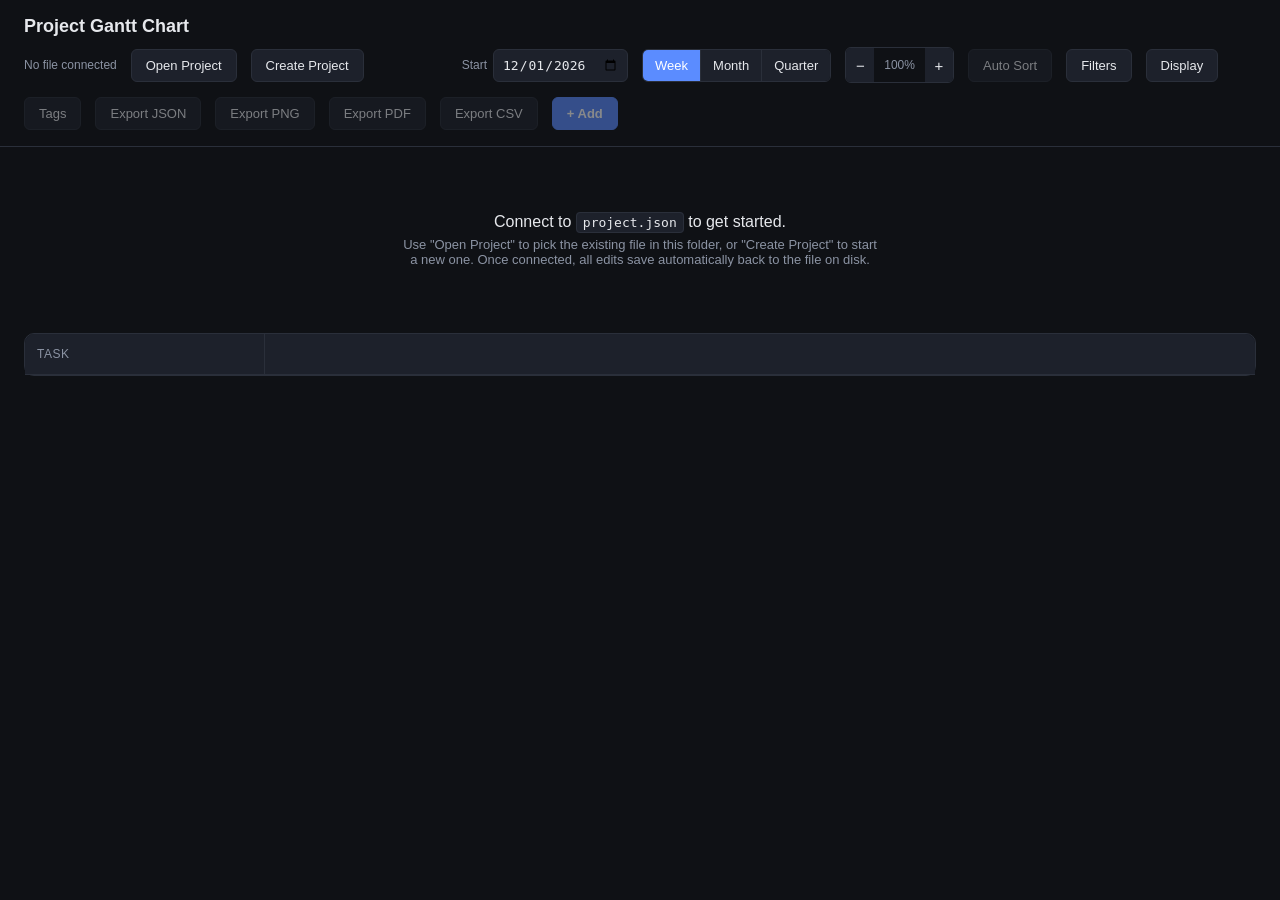
<file: index.html>
<!doctype html>
<html lang="en">
<head>
<meta charset="UTF-8" />
<meta name="viewport" content="width=device-width, initial-scale=1.0" />
<title>Project Gantt Chart</title>
<link rel="icon" type="image/svg+xml" href="favicon.svg">
<link rel="stylesheet" href="style.css" />
</head>
<body>
  <header class="topbar">
    <h1 id="page-title">Project Gantt Chart</h1>
    <div class="topbar-actions">
      <span id="file-status" class="file-status">No file connected</span>
      <button id="open-file-btn" class="btn">Open Project</button>
      <button id="new-file-btn" class="btn">Create Project</button>
      <span id="save-status" class="save-status"></span>
      <div class="timeline-start-group" role="group" aria-label="Timeline start date">
        <label for="timeline-start-input">Start</label>
        <input type="date" id="timeline-start-input" class="timeline-start-input" title="Tasks starting before this date are clipped to show only their remaining duration; tasks that end before this date are hidden" />
      </div>
      <div class="view-toggle" role="group" aria-label="Timeline view">
        <button type="button" class="view-btn" data-view="week">Week</button>
        <button type="button" class="view-btn" data-view="month">Month</button>
        <button type="button" class="view-btn" data-view="quarter">Quarter</button>
      </div>
      <div class="zoom-toggle" role="group" aria-label="Timeline zoom">
        <button type="button" id="zoom-out-btn" class="zoom-btn" title="Zoom out">−</button>
        <span id="zoom-level" class="zoom-level">100%</span>
        <button type="button" id="zoom-in-btn" class="zoom-btn" title="Zoom in">+</button>
      </div>
      <button id="autosort-btn" class="btn" disabled>Auto Sort</button>
      <button id="filter-btn" class="btn" title="Filter which task bars are shown, by tag and color">Filters</button>
      <button id="display-btn" class="btn" title="Change label, density, and theme display options">Display</button>
      <button id="tags-btn" class="btn" disabled title="Add, rename, or remove tag options">Tags</button>

      <button id="cleanup-btn" class="btn" disabled hidden title="Find tasks that have already finished and remove them">Data Clean Up</button>
      <button id="backup-data-btn" class="btn" disabled title="Download a backup copy of the project JSON file">Export JSON</button>
      <button id="export-png-btn" class="btn" disabled>Export PNG</button>
      <button id="export-pdf-btn" class="btn" disabled>Export PDF</button>
      <button id="export-csv-btn" class="btn" disabled>Export CSV</button>
      <button id="add-task-btn" class="btn btn-primary" disabled>+ Add</button>
    </div>
  </header>

  <div id="unsupported-banner" class="banner" hidden>
    Your browser doesn't support direct file access (File System Access API). Please open this
    page in a Chromium-based browser like Edge or Chrome to enable live saving to project.json.
  </div>

  <main class="gantt-wrap">
    <div id="empty-state" class="empty-state">
      <p>Connect to <code>project.json</code> to get started.</p>
      <p class="muted">Use "Open Project" to pick the existing file in this folder, or "Create Project" to start a new one. Once connected, all edits save automatically back to the file on disk.</p>
    </div>
    <div id="gantt" class="gantt" hidden>
      <div class="gantt-header-row">
        <div class="label-col label-col-header">
          Task
          <div id="label-col-resize-handle" class="col-resize-handle" title="Drag to resize the Task column"></div>
        </div>
        <div id="sprint-header" class="timeline-track timeline-header"></div>
      </div>
      <div id="task-rows" class="task-rows"></div>
      <div id="today-line" class="today-line" hidden></div>
    </div>
  </main>

  <dialog id="edit-dialog" class="edit-dialog">
    <form id="edit-form">
      <h2>Edit Task</h2>
      <label>Name
        <input type="text" id="edit-name" />
      </label>
      <label>Start date (snaps to the start of the week)
        <input type="date" id="edit-start" />
      </label>
      <label>Duration (weeks)
        <input type="number" id="edit-duration" min="1" step="1" />
      </label>
      <label>Tag
        <select id="edit-tag">
          <option value="">—</option>
        </select>
      </label>
      <label>Phase
        <select id="edit-phase">
          <option value="Not Started">Not Started</option>
          <option value="Discovery">Discovery</option>
          <option value="Build">Build</option>
          <option value="Test">Test</option>
          <option value="Complete">Complete</option>
        </select>
      </label>
      <label>Bar color
        <input type="color" id="edit-color" />
      </label>
      <div id="edit-color-presets" class="color-presets"></div>
      <div class="edit-dialog-actions">
        <button type="button" id="edit-cancel-btn" class="btn">Cancel</button>
        <button type="submit" class="btn btn-primary">Save</button>
      </div>
    </form>
  </dialog>

  <dialog id="display-dialog" class="edit-dialog display-dialog">
    <h2>Display</h2>
    <div class="display-group">
      <span class="display-group-label">Label</span>
      <div class="view-toggle" role="group" aria-label="Task bar label">
        <button type="button" class="view-btn" data-group="label" data-value="off">Off</button>
        <button type="button" class="view-btn" data-group="label" data-value="weeks">Weeks</button>
        <button type="button" class="view-btn" data-group="label" data-value="dates">Dates</button>
      </div>
    </div>
    <div class="display-group">
      <span class="display-group-label">Density</span>
      <div class="view-toggle" role="group" aria-label="Row density">
        <button type="button" class="view-btn" data-group="density" data-value="narrow">Narrow</button>
        <button type="button" class="view-btn" data-group="density" data-value="normal">Normal</button>
        <button type="button" class="view-btn" data-group="density" data-value="wide">Wide</button>
      </div>
    </div>
    <div class="display-group">
      <span class="display-group-label">Theme</span>
      <div class="view-toggle" role="group" aria-label="Color theme">
        <button type="button" class="view-btn" data-group="theme" data-value="dark">Dark</button>
        <button type="button" class="view-btn" data-group="theme" data-value="light">Light</button>
      </div>
    </div>
    <div class="edit-dialog-actions">
      <button type="button" id="display-close-btn" class="btn">Close</button>
    </div>
  </dialog>

  <dialog id="filter-dialog" class="edit-dialog filter-dialog">
    <h2>Filter</h2>
    <p class="filter-hint">Show tasks matching the selected tag, phase, and color. Nothing selected in a group shows all.</p>
    <div class="filter-groups">
      <div class="filter-group">
        <span class="display-group-label">Tag</span>
        <div id="filter-tag-list" class="filter-tag-list"></div>
      </div>
      <div class="filter-group">
        <span class="display-group-label">Phase</span>
        <div id="filter-phase-list" class="filter-tag-list"></div>
      </div>
      <div class="filter-group">
        <span class="display-group-label">Color</span>
        <div id="filter-color-list" class="filter-color-list"></div>
      </div>
    </div>
    <div class="edit-dialog-actions">
      <button type="button" id="filter-clear-btn" class="btn">Clear</button>
      <button type="button" id="filter-close-btn" class="btn btn-primary">Close</button>
    </div>
  </dialog>

  <dialog id="tags-dialog" class="edit-dialog tags-dialog">
    <h2>Manage Tags</h2>
    <p class="filter-hint">Renaming updates every task using the old name. Deleting clears the tag from any tasks that use it.</p>
    <ul id="tags-list" class="tags-list"></ul>
    <form id="tags-add-form" class="tags-add-form">
      <input type="text" id="tags-add-input" placeholder="New tag name" maxlength="60" />
      <button type="submit" class="btn">Add</button>
    </form>
    <div class="edit-dialog-actions">
      <button type="button" id="tags-close-btn" class="btn btn-primary">Close</button>
    </div>
  </dialog>

  <dialog id="cleanup-dialog" class="edit-dialog cleanup-dialog">
    <h2>Data Clean Up</h2>
    <p class="cleanup-warning"><strong>Don't forget to take a back up!</strong></p>
    <p id="cleanup-hint" class="filter-hint">These tasks have already finished. Remove them?</p>
    <ul id="cleanup-task-list" class="cleanup-task-list"></ul>
    <div class="edit-dialog-actions">
      <button type="button" id="cleanup-cancel-btn" class="btn">Cancel</button>
      <button type="button" id="cleanup-ok-btn" class="btn btn-primary">OK</button>
    </div>
  </dialog>

  <script src="app.js"></script>
</body>
</html>
</file>
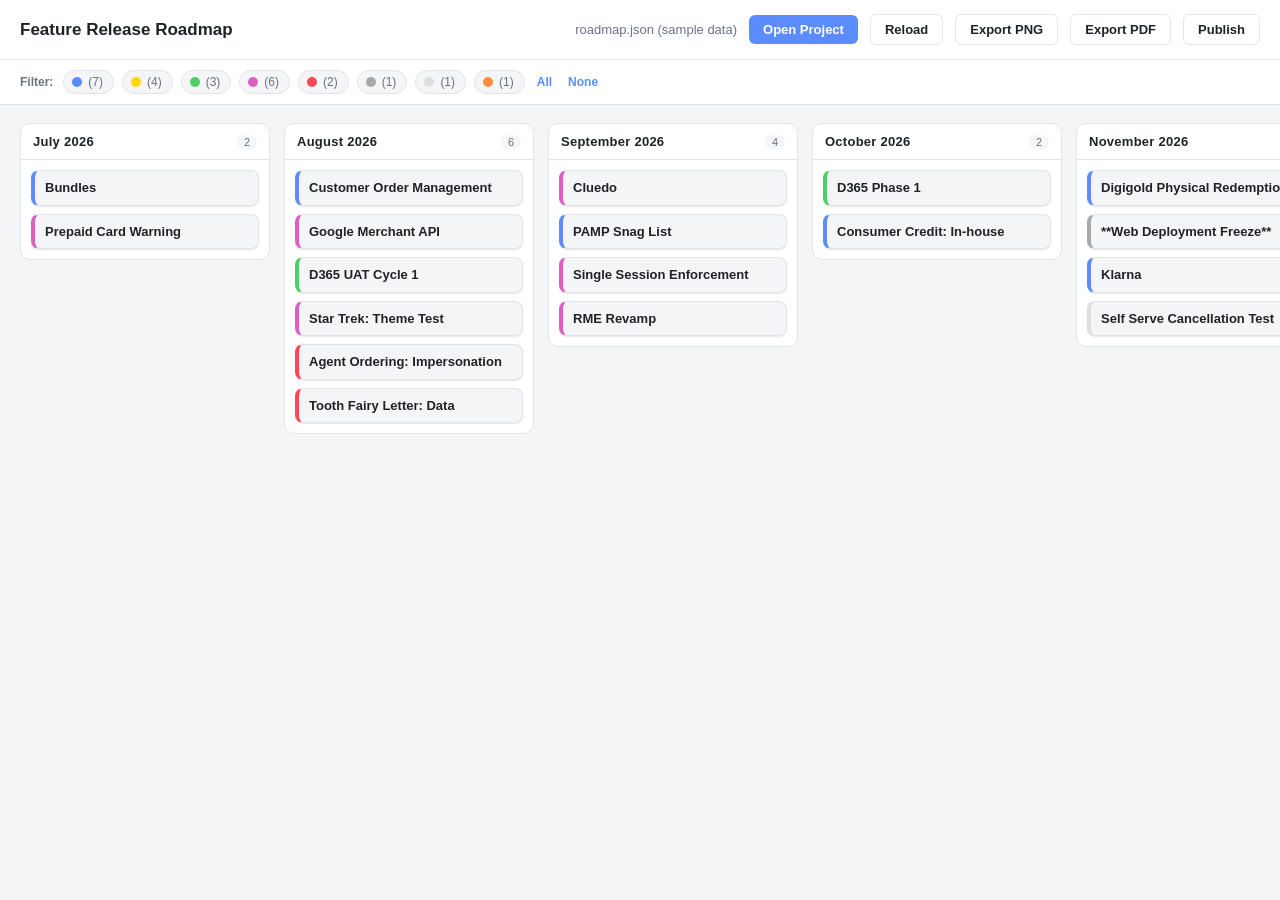
<file: releases.html>
<!doctype html>
<html lang="en">
<head>
<meta charset="UTF-8">
<meta name="viewport" content="width=device-width, initial-scale=1.0">
<title>Feature Releases Roadmap</title>
<link rel="icon" type="image/svg+xml" href="releases-favicon.svg">
<style>
  :root {
    color-scheme: light dark;
    --bg: #f4f5f7;
    --panel: #ffffff;
    --border: #e1e4e8;
    --text: #1f2328;
    --text-muted: #6b7280;
    --accent: #5b8cff;
    --accent-fg: #ffffff;
    --shadow: 0 1px 2px rgba(0,0,0,0.06), 0 1px 1px rgba(0,0,0,0.04);
    --empty-col-bg: repeating-linear-gradient(45deg, rgba(0,0,0,0.02), rgba(0,0,0,0.02) 8px, transparent 8px, transparent 16px);
  }
  @media (prefers-color-scheme: dark) {
    :root {
      --bg: #14161a;
      --panel: #1d2026;
      --border: #2c3038;
      --text: #e6e8eb;
      --text-muted: #9aa1ac;
      --shadow: 0 1px 2px rgba(0,0,0,0.4), 0 1px 1px rgba(0,0,0,0.3);
      --empty-col-bg: repeating-linear-gradient(45deg, rgba(255,255,255,0.03), rgba(255,255,255,0.03) 8px, transparent 8px, transparent 16px);
    }
  }

  * { box-sizing: border-box; }
  html, body { height: 100%; margin: 0; }
  body {
    background: var(--bg);
    color: var(--text);
    font-family: -apple-system, BlinkMacSystemFont, "Segoe UI", Roboto, Helvetica, Arial, sans-serif;
    display: flex;
    flex-direction: column;
  }

  header {
    display: flex;
    align-items: center;
    gap: 12px;
    padding: 14px 20px;
    background: var(--panel);
    border-bottom: 1px solid var(--border);
    flex-wrap: wrap;
  }
  header h1 {
    font-size: 17px;
    font-weight: 600;
    margin: 0;
    margin-right: auto;
  }
  .file-info {
    font-size: 13px;
    color: var(--text-muted);
    max-width: 320px;
    overflow: hidden;
    text-overflow: ellipsis;
    white-space: nowrap;
  }
  .btn {
    display: inline-flex;
    align-items: center;
    gap: 6px;
    background: var(--accent);
    color: var(--accent-fg);
    border: none;
    border-radius: 6px;
    padding: 8px 14px;
    font-size: 13px;
    font-weight: 600;
    cursor: pointer;
    line-height: 1;
  }
  .btn:hover { filter: brightness(1.08); }
  .btn:active { filter: brightness(0.95); }
  .btn.secondary {
    background: var(--panel);
    color: var(--text);
    border: 1px solid var(--border);
  }
  input[type="file"] { display: none; }

  #error-banner {
    display: none;
    background: #ff4853;
    color: #fff;
    padding: 10px 20px;
    font-size: 13px;
  }

  #filter-bar {
    display: flex;
    align-items: center;
    flex-wrap: wrap;
    gap: 8px;
    padding: 10px 20px;
    background: var(--panel);
    border-bottom: 1px solid var(--border);
  }
  #filter-bar .filter-label {
    font-size: 12px;
    font-weight: 600;
    color: var(--text-muted);
    margin-right: 2px;
  }
  .chip {
    display: inline-flex;
    align-items: center;
    gap: 6px;
    border: 1px solid var(--border);
    background: var(--bg);
    border-radius: 999px;
    padding: 4px 10px 4px 8px;
    font-size: 12px;
    cursor: pointer;
    color: var(--text);
    user-select: none;
  }
  .chip .swatch {
    width: 10px;
    height: 10px;
    border-radius: 50%;
    background: var(--swatch-color, #8a8f98);
    flex-shrink: 0;
  }
  .chip .count { color: var(--text-muted); }
  .chip.inactive {
    opacity: 0.4;
  }
  .chip.inactive .swatch { filter: grayscale(0.6); }
  .chip-action {
    font-size: 12px;
    color: var(--accent);
    cursor: pointer;
    background: none;
    border: none;
    padding: 4px 4px;
    font-weight: 600;
  }
  .chip-action:hover { text-decoration: underline; }

  main {
    flex: 1;
    overflow: auto;
    padding: 18px 20px;
  }

  #board {
    display: flex;
    gap: 14px;
    align-items: flex-start;
    min-height: 100%;
  }

  .column {
    flex: 0 0 250px;
    width: 250px;
    background: var(--panel);
    border: 1px solid var(--border);
    border-radius: 10px;
    display: flex;
    flex-direction: column;
    max-height: calc(100vh - 100px);
  }
  .column.is-empty { background: var(--empty-col-bg), var(--panel); }

  .column-header {
    position: sticky;
    top: 0;
    padding: 10px 12px;
    border-bottom: 1px solid var(--border);
    display: flex;
    align-items: baseline;
    justify-content: space-between;
    background: var(--panel);
    border-radius: 10px 10px 0 0;
  }
  .column-header .month {
    font-size: 13px;
    font-weight: 700;
    letter-spacing: 0.02em;
  }
  .column-header .count {
    font-size: 11px;
    color: var(--text-muted);
    background: var(--bg);
    border-radius: 10px;
    padding: 1px 7px;
  }

  .card-list {
    padding: 10px;
    display: flex;
    flex-direction: column;
    gap: 8px;
    overflow-y: auto;
  }

  .card {
    background: var(--bg);
    border-radius: 8px;
    border: 1px solid var(--border);
    border-left: 4px solid var(--card-color, #8a8f98);
    padding: 8px 10px;
    box-shadow: var(--shadow);
  }
  .card .name {
    font-size: 13px;
    font-weight: 600;
    line-height: 1.35;
    word-break: break-word;
  }

  .empty-note {
    padding: 20px 10px;
    text-align: center;
    font-size: 12px;
    color: var(--text-muted);
  }

  #empty-state {
    display: none;
    text-align: center;
    color: var(--text-muted);
    margin-top: 60px;
    font-size: 14px;
  }

  @media print {
    @page { size: landscape; margin: 12mm; }
    header, #filter-bar, #error-banner { display: none !important; }
    body { display: block; }
    main { overflow: visible; padding: 0; }
    #board { display: flex; flex-wrap: wrap; }
    .column { max-height: none !important; break-inside: avoid; }
    .card-list { overflow: visible !important; max-height: none !important; }
  }
</style>
</head>
<body>

<header>
  <h1>Feature Release Roadmap</h1>
  <span class="file-info" id="file-info">roadmap.json (sample data)</span>
  <button class="btn" id="open-project-btn">Open Project</button>
  <input type="file" id="file-input" accept=".json,application/json">
  <button class="btn secondary" id="reload-btn">Reload</button>
  <button class="btn secondary" id="export-png-btn">Export PNG</button>
  <button class="btn secondary" id="export-pdf-btn">Export PDF</button>
  <button class="btn secondary" id="publish-btn">Publish</button>
</header>

<div id="error-banner"></div>

<div id="filter-bar"></div>

<main>
  <div id="board"></div>
  <div id="empty-state">No milestones loaded. Click "Open Project" to load a JSON file.</div>
</main>

<script>
const DEFAULT_DATA = [
  { "id": "1", "name": "Bundles", "startDate": "2026-04-20", "durationWeeks": 14, "order": 0, "color": "#5b8cff", "tag": "Sales" },
  { "id": "tyo0c0kxmmr8ua0qk", "name": "DMCCA", "startDate": "2026-05-11", "durationWeeks": 33, "order": 1, "color": "#ffd505", "tag": "" },
  { "id": "4", "name": "Customer Order Management", "startDate": "2026-05-18", "durationWeeks": 12, "order": 2, "color": "#5b8cff", "tag": "Fulfilment" },
  { "id": "tmtsot40smr8wvm0b", "name": "D365 Phase 1", "startDate": "2026-05-18", "durationWeeks": 23, "order": 3, "color": "#4fce65", "tag": "" },
  { "id": "tpkclj0j0mr97xy54", "name": "BAU / Customer First", "startDate": "2026-05-18", "durationWeeks": 32, "order": 4, "color": "#ffd505", "tag": "" },
  { "id": "t5shxwk8gmr9870nw", "name": "Digigold Physical Redemption", "startDate": "2026-05-25", "durationWeeks": 26, "order": 5, "color": "#5b8cff", "tag": "Payment" },
  { "id": "t61ka2x3fmr7tdvy8", "name": "Self Serve Address Change", "startDate": "2026-05-25", "durationWeeks": 28, "order": 6, "color": "#5b8cff", "tag": "" },
  { "id": "ts6hi9136mr97uc44", "name": "Prepaid Card Warning", "startDate": "2026-06-01", "durationWeeks": 7, "order": 7, "color": "#dc60c3", "tag": "" },
  { "id": "3", "name": "Google Merchant API", "startDate": "2026-06-29", "durationWeeks": 6, "order": 8, "color": "#dc60c3", "tag": "" },
  { "id": "tg9dxpou8mr8ww61n", "name": "D365 UAT Cycle 1", "startDate": "2026-06-29", "durationWeeks": 7, "order": 9, "color": "#4fce65", "tag": "" },
  { "id": "2", "name": "Cluedo", "startDate": "2026-06-29", "durationWeeks": 11, "order": 10, "color": "#dc60c3", "tag": "" },
  { "id": "6", "name": "PAMP Snag List", "startDate": "2026-06-29", "durationWeeks": 11, "order": 11, "color": "#5b8cff", "tag": "" },
  { "id": "tb7478xuumr7tf5bk", "name": "Website Comms Framework", "startDate": "2026-06-29", "durationWeeks": 26, "order": 12, "color": "#ffd505", "tag": "" },
  { "id": "tabracvjimr7tdvrd", "name": "Star Trek: Theme Test", "startDate": "2026-07-06", "durationWeeks": 6, "order": 13, "color": "#dc60c3", "tag": "" },
  { "id": "tugl9ov78mr985wtr", "name": "Consumer Credit: In-house", "startDate": "2026-07-13", "durationWeeks": 13, "order": 14, "color": "#5b8cff", "tag": "" },
  { "id": "tvirp5l1nmrbqybng", "name": "Agent Ordering: Impersonation", "startDate": "2026-07-27", "durationWeeks": 2, "order": 15, "color": "#ff4853", "tag": "Self Serve" },
  { "id": "t6qugwwngmr7tdw6o", "name": "Single Session Enforcement", "startDate": "2026-07-27", "durationWeeks": 6, "order": 16, "color": "#dc60c3", "tag": "" },
  { "id": "tomlws21fmr8ubrxf", "name": "GEO/AEO", "startDate": "2026-07-27", "durationWeeks": 22, "order": 17, "color": "#ffd505", "tag": "" },
  { "id": "twn6b8eshmrbqvl8j", "name": "Tooth Fairy Letter: Data", "startDate": "2026-08-03", "durationWeeks": 4, "order": 18, "color": "#ff4853", "tag": "Technology" },
  { "id": "thuhp87f7mr7tdwr4", "name": "RME Revamp", "startDate": "2026-08-17", "durationWeeks": 5, "order": 19, "color": "#dc60c3", "tag": "" },
  { "id": "tkl05o1y9mr9846vo", "name": "**Web Deployment Freeze**", "startDate": "2026-09-07", "durationWeeks": 9, "order": 20, "color": "#a8a8a8", "tag": "" },
  { "id": "5", "name": "Klarna", "startDate": "2026-09-14", "durationWeeks": 8, "order": 21, "color": "#5b8cff", "tag": "" },
  { "id": "tbnkgsvcqmriyf85t", "name": "Self Serve Cancellation Test", "startDate": "2026-09-21", "durationWeeks": 6, "order": 22, "color": "#dedede", "tag": "" },
  { "id": "tif2woxs5mr997qk8", "name": "D365 Hypercare", "startDate": "2026-11-02", "durationWeeks": 7, "order": 23, "color": "#4fce65", "tag": "" },
  { "id": "tczdkwtcomr830ylv", "name": "Wallet Repatriation", "startDate": "2026-12-21", "durationWeeks": 1, "order": 24, "color": "#ff8b3e", "tag": "" }
];

const MONTH_NAMES = ["January","February","March","April","May","June",
                      "July","August","September","October","November","December"];

function parseJSONData(text) {
  let data;
  try {
    data = JSON.parse(text);
  } catch (err) {
    throw new Error(`Invalid JSON: ${err.message}`);
  }
  // The Gantt editor stores project files as { tags, tasks } rather
  // than a bare array; unwrap that here so both formats open in this viewer.
  if (data && !Array.isArray(data) && Array.isArray(data.tasks)) data = data.tasks;
  if (!Array.isArray(data)) throw new Error("Expected a JSON array of milestones.");
  return data;
}

function parseMilestones(rawRows) {
  const required = ["name", "startDate", "durationWeeks"];
  if (!rawRows.length) throw new Error("The file has no data rows.");
  const headerSet = Object.keys(rawRows[0]);
  for (const col of required) {
    if (!headerSet.includes(col)) throw new Error(`Missing required field "${col}" in JSON data.`);
  }

  return rawRows.map((r, idx) => {
    const name = r.name || `(unnamed #${idx + 1})`;
    const start = new Date(r.startDate + "T00:00:00Z");
    if (isNaN(start.getTime())) throw new Error(`Invalid startDate "${r.startDate}" for "${name}".`);
    const weeks = Number(r.durationWeeks);
    if (isNaN(weeks)) throw new Error(`Invalid durationWeeks "${r.durationWeeks}" for "${name}".`);

    const finish = new Date(start.getTime());
    finish.setUTCDate(finish.getUTCDate() + weeks * 7);

    const color = typeof r.color === "string" ? r.color.trim() : "";
    const tag = typeof r.tag === "string" ? r.tag.trim() : "";

    return {
      id: r.id != null ? String(r.id) : String(idx),
      name,
      start,
      finish,
      durationWeeks: weeks,
      order: r.order === "" || r.order === undefined || r.order === null ? idx : Number(r.order),
      color: color || null,
      tag: tag || null,
    };
  });
}

function monthKey(d) { return `${d.getUTCFullYear()}-${String(d.getUTCMonth() + 1).padStart(2, "0")}`; }
function monthLabel(y, m) { return `${MONTH_NAMES[m]} ${y}`; }
function fmtDate(d) {
  return `${d.getUTCDate()} ${MONTH_NAMES[d.getUTCMonth()].slice(0,3)} ${d.getUTCFullYear()}`;
}

let currentMilestones = [];
let activeColors = new Set();

function getColorKey(ms) { return ms.color || "__none__"; }

function buildFilterBar(milestones) {
  const bar = document.getElementById("filter-bar");
  bar.innerHTML = "";
  if (!milestones.length) return;

  const counts = new Map();
  const order = [];
  for (const ms of milestones) {
    const key = getColorKey(ms);
    if (!counts.has(key)) { counts.set(key, 0); order.push(key); }
    counts.set(key, counts.get(key) + 1);
  }

  const label = document.createElement("span");
  label.className = "filter-label";
  label.textContent = "Filter:";
  bar.appendChild(label);

  for (const key of order) {
    const chip = document.createElement("div");
    chip.className = "chip" + (activeColors.has(key) ? "" : " inactive");
    if (key !== "__none__") chip.style.setProperty("--swatch-color", key);
    chip.innerHTML = `<span class="swatch"></span>${key === "__none__" ? `<span class="label">No color</span>` : ""}<span class="count">(${counts.get(key)})</span>`;
    chip.addEventListener("click", () => toggleColor(key));
    bar.appendChild(chip);
  }

  const allBtn = document.createElement("button");
  allBtn.className = "chip-action";
  allBtn.textContent = "All";
  allBtn.addEventListener("click", () => { activeColors = new Set(order); refresh(); });
  bar.appendChild(allBtn);

  const noneBtn = document.createElement("button");
  noneBtn.className = "chip-action";
  noneBtn.textContent = "None";
  noneBtn.addEventListener("click", () => { activeColors = new Set(); refresh(); });
  bar.appendChild(noneBtn);
}

function toggleColor(key) {
  if (activeColors.has(key)) activeColors.delete(key);
  else activeColors.add(key);
  refresh();
}

function refresh() {
  buildFilterBar(currentMilestones);
  const filtered = currentMilestones.filter(ms => activeColors.has(getColorKey(ms)));
  render(filtered, currentMilestones);
}

function buildMonthRange(milestones) {
  const keys = milestones.map(m => ({ y: m.finish.getUTCFullYear(), m: m.finish.getUTCMonth() }));
  let min = keys[0], max = keys[0];
  for (const k of keys) {
    if (k.y < min.y || (k.y === min.y && k.m < min.m)) min = k;
    if (k.y > max.y || (k.y === max.y && k.m > max.m)) max = k;
  }
  const months = [];
  let y = min.y, m = min.m;
  while (y < max.y || (y === max.y && m <= max.m)) {
    months.push({ y, m });
    m++; if (m > 11) { m = 0; y++; }
  }
  return months;
}

function render(milestones, allMilestones) {
  const board = document.getElementById("board");
  const emptyState = document.getElementById("empty-state");
  board.innerHTML = "";

  if (!allMilestones.length) {
    emptyState.textContent = "No milestones loaded. Click \"Open Project\" to load a JSON file.";
    emptyState.style.display = "block";
    return;
  }
  if (!milestones.length) {
    emptyState.textContent = "No milestones match the current filter.";
    emptyState.style.display = "block";
    return;
  }
  emptyState.style.display = "none";

  const months = buildMonthRange(allMilestones);
  const grouped = new Map();
  months.forEach(({ y, m }) => grouped.set(`${y}-${String(m + 1).padStart(2, "0")}`, []));
  milestones.forEach(ms => {
    const key = monthKey(ms.finish);
    if (!grouped.has(key)) grouped.set(key, []);
    grouped.get(key).push(ms);
  });

  for (const { y, m } of months) {
    const key = `${y}-${String(m + 1).padStart(2, "0")}`;
    const items = (grouped.get(key) || []).sort((a, b) => a.order - b.order);

    const col = document.createElement("div");
    col.className = "column" + (items.length === 0 ? " is-empty" : "");

    const header = document.createElement("div");
    header.className = "column-header";
    header.innerHTML = `<span class="month">${monthLabel(y, m)}</span><span class="count">${items.length}</span>`;
    col.appendChild(header);

    const list = document.createElement("div");
    list.className = "card-list";

    if (items.length === 0) {
      const note = document.createElement("div");
      note.className = "empty-note";
      note.textContent = "No milestones";
      list.appendChild(note);
    } else {
      for (const ms of items) {
        const card = document.createElement("div");
        card.className = "card";
        if (ms.color) card.style.setProperty("--card-color", ms.color);
        card.innerHTML = `<div class="name">${escapeHtml(ms.name)}</div>`;
        list.appendChild(card);
      }
    }

    col.appendChild(list);
    board.appendChild(col);
  }
}

function escapeHtml(s) {
  return s.replace(/[&<>"']/g, c => ({ "&":"&amp;", "<":"&lt;", ">":"&gt;", '"':"&quot;", "'":"&#39;" }[c]));
}

function showError(msg) {
  const banner = document.getElementById("error-banner");
  banner.textContent = msg;
  banner.style.display = msg ? "block" : "none";
}

let activeFileHandle = null;

function loadJSONText(text, label, persist = true) {
  try {
    const rows = parseJSONData(text);
    const milestones = parseMilestones(rows);
    currentMilestones = milestones;
    activeColors = new Set(milestones.map(getColorKey));
    refresh();
    showError("");
    document.getElementById("file-info").textContent = label;
    if (persist) {
      try {
        localStorage.setItem("milestones_last_json", text);
        localStorage.setItem("milestones_last_label", label);
      } catch (err) { /* localStorage unavailable, e.g. private browsing */ }
    }
  } catch (err) {
    showError(`Could not load file: ${err.message}`);
  }
}

async function openProject() {
  if (window.showOpenFilePicker) {
    try {
      const [handle] = await window.showOpenFilePicker({
        types: [{ description: "JSON files", accept: { "application/json": [".json"] } }],
      });
      const file = await handle.getFile();
      const text = await file.text();
      activeFileHandle = handle;
      loadJSONText(text, file.name);
    } catch (err) {
      if (err.name !== "AbortError") showError("Could not open file: " + err.message);
    }
  } else {
    document.getElementById("file-input").click();
  }
}

document.getElementById("open-project-btn").addEventListener("click", openProject);

document.getElementById("file-input").addEventListener("change", (e) => {
  const file = e.target.files[0];
  if (!file) return;
  activeFileHandle = null;
  const reader = new FileReader();
  reader.onload = () => loadJSONText(reader.result, file.name);
  reader.onerror = () => showError("Could not read the selected file.");
  reader.readAsText(file);
});

document.getElementById("reload-btn").addEventListener("click", async () => {
  if (activeFileHandle) {
    try {
      const file = await activeFileHandle.getFile();
      const text = await file.text();
      loadJSONText(text, file.name);
    } catch (err) {
      showError("Could not reload file: " + err.message);
    }
    return;
  }
  const text = localStorage.getItem("milestones_last_json");
  const label = localStorage.getItem("milestones_last_label");
  if (!text) { showError("No previously loaded file to reload."); return; }
  loadJSONText(text, label || "reloaded data");
});

function downloadBlob(blob, filename) {
  const url = URL.createObjectURL(blob);
  const a = document.createElement("a");
  a.href = url;
  a.download = filename;
  document.body.appendChild(a);
  a.click();
  a.remove();
  URL.revokeObjectURL(url);
}

function roundRectPath(ctx, x, y, w, h, r) {
  const rad = Math.max(0, Math.min(r, w / 2, h / 2));
  ctx.beginPath();
  ctx.moveTo(x + rad, y);
  ctx.arcTo(x + w, y, x + w, y + h, rad);
  ctx.arcTo(x + w, y + h, x, y + h, rad);
  ctx.arcTo(x, y + h, x, y, rad);
  ctx.arcTo(x, y, x + w, y, rad);
  ctx.closePath();
}

function wrapCanvasText(ctx, text, x, y, maxWidth, lineHeight) {
  const words = text.split(" ");
  let line = "";
  let curY = y;
  for (const word of words) {
    const test = line ? line + " " + word : word;
    if (line && ctx.measureText(test).width > maxWidth) {
      ctx.fillText(line, x, curY);
      line = word;
      curY += lineHeight;
    } else {
      line = test;
    }
  }
  if (line) ctx.fillText(line, x, curY);
  return curY + lineHeight;
}

function exportPNG() {
  const original = document.getElementById("board");
  if (!original.children.length) { showError("Nothing to export."); return; }
  showError("");

  const clone = original.cloneNode(true);
  clone.querySelectorAll(".column").forEach(col => { col.style.maxHeight = "none"; });
  clone.querySelectorAll(".card-list").forEach(list => { list.style.overflow = "visible"; list.style.maxHeight = "none"; });
  clone.querySelectorAll(".column-header").forEach(h => { h.style.position = "static"; });
  clone.style.display = "inline-flex";

  const wrapper = document.createElement("div");
  wrapper.style.position = "absolute";
  wrapper.style.top = "-99999px";
  wrapper.style.left = "-99999px";
  wrapper.appendChild(clone);
  document.body.appendChild(wrapper);

  try {
    const scale = 2;
    const boardRect = clone.getBoundingClientRect();
    const width = Math.ceil(boardRect.width);
    const height = Math.ceil(boardRect.height);
    const rel = el => {
      const r = el.getBoundingClientRect();
      return { x: r.left - boardRect.left, y: r.top - boardRect.top, w: r.width, h: r.height };
    };

    const canvas = document.createElement("canvas");
    canvas.width = width * scale;
    canvas.height = height * scale;
    const ctx = canvas.getContext("2d");
    ctx.scale(scale, scale);
    ctx.fillStyle = getComputedStyle(document.body).backgroundColor;
    ctx.fillRect(0, 0, width, height);
    ctx.textBaseline = "middle";

    for (const col of clone.querySelectorAll(".column")) {
      const cRect = rel(col);
      const colStyle = getComputedStyle(col);
      roundRectPath(ctx, cRect.x, cRect.y, cRect.w, cRect.h, 10);
      ctx.fillStyle = colStyle.backgroundColor;
      ctx.fill();
      ctx.strokeStyle = colStyle.borderColor;
      ctx.lineWidth = 1;
      ctx.stroke();

      const header = col.querySelector(".column-header");
      if (header) {
        const month = header.querySelector(".month");
        const count = header.querySelector(".count");
        if (month) {
          const mRect = rel(month);
          ctx.fillStyle = getComputedStyle(month).color;
          ctx.font = "700 13px -apple-system, BlinkMacSystemFont, 'Segoe UI', Roboto, sans-serif";
          ctx.textAlign = "left";
          ctx.fillText(month.textContent, mRect.x, mRect.y + mRect.h / 2);
        }
        if (count) {
          const cnRect = rel(count);
          const cnStyle = getComputedStyle(count);
          roundRectPath(ctx, cnRect.x, cnRect.y, cnRect.w, cnRect.h, cnRect.h / 2);
          ctx.fillStyle = cnStyle.backgroundColor;
          ctx.fill();
          ctx.fillStyle = cnStyle.color;
          ctx.font = "11px -apple-system, BlinkMacSystemFont, 'Segoe UI', Roboto, sans-serif";
          ctx.textAlign = "center";
          ctx.fillText(count.textContent, cnRect.x + cnRect.w / 2, cnRect.y + cnRect.h / 2);
          ctx.textAlign = "left";
        }
      }

      const emptyNote = col.querySelector(".empty-note");
      if (emptyNote) {
        const eRect = rel(emptyNote);
        ctx.fillStyle = getComputedStyle(emptyNote).color;
        ctx.font = "12px -apple-system, BlinkMacSystemFont, 'Segoe UI', Roboto, sans-serif";
        ctx.textAlign = "center";
        ctx.fillText(emptyNote.textContent, eRect.x + eRect.w / 2, eRect.y + eRect.h / 2);
        ctx.textAlign = "left";
      }

      for (const card of col.querySelectorAll(".card")) {
        const caRect = rel(card);
        const caStyle = getComputedStyle(card);
        roundRectPath(ctx, caRect.x, caRect.y, caRect.w, caRect.h, 8);
        ctx.fillStyle = caStyle.backgroundColor;
        ctx.fill();
        ctx.strokeStyle = caStyle.borderColor;
        ctx.lineWidth = 1;
        ctx.stroke();
        ctx.fillStyle = caStyle.borderLeftColor;
        ctx.fillRect(caRect.x, caRect.y, 4, caRect.h);

        const nameEl = card.querySelector(".name");
        if (nameEl) {
          const nRect = rel(nameEl);
          ctx.fillStyle = getComputedStyle(nameEl).color;
          ctx.font = "600 13px -apple-system, BlinkMacSystemFont, 'Segoe UI', Roboto, sans-serif";
          wrapCanvasText(ctx, nameEl.textContent, nRect.x, nRect.y + 8, nRect.w, 17);
        }
      }
    }

    document.body.removeChild(wrapper);
    canvas.toBlob(blob => {
      if (!blob) { showError("PNG export failed in this browser."); return; }
      downloadBlob(blob, "feature-release-roadmap.png");
    });
  } catch (err) {
    if (wrapper.parentNode) document.body.removeChild(wrapper);
    showError("PNG export failed: " + err.message);
  }
}

function exportPDF() {
  const original = document.getElementById("board");
  if (!original.children.length) { showError("Nothing to export."); return; }
  showError("");
  const prevTitle = document.title;
  document.title = "feature-release-roadmap-" + new Date().toISOString().slice(0, 10);
  window.print();
  document.title = prevTitle;
}

document.getElementById("export-png-btn").addEventListener("click", exportPNG);
document.getElementById("export-pdf-btn").addEventListener("click", exportPDF);

let publishFileHandle = null;

function buildStaticBoardMarkup() {
  const clone = document.getElementById("board").cloneNode(true);
  clone.querySelectorAll(".column").forEach(col => { col.style.maxHeight = "none"; });
  clone.querySelectorAll(".card-list").forEach(list => { list.style.overflow = "visible"; list.style.maxHeight = "none"; });
  clone.querySelectorAll(".column-header").forEach(h => { h.style.position = "static"; });
  return clone.outerHTML;
}

function buildStaticDocument() {
  const boardHTML = buildStaticBoardMarkup();
  const generated = new Date().toISOString();
  return `<!doctype html>
<html lang="en">
<head>
<meta charset="UTF-8">
<meta name="viewport" content="width=device-width, initial-scale=1.0">
<title>Feature Release Roadmap</title>
<style>
  :root {
    color-scheme: light dark;
    --bg: #f4f5f7;
    --panel: #ffffff;
    --border: #e1e4e8;
    --text: #1f2328;
    --text-muted: #6b7280;
    --shadow: 0 1px 2px rgba(0,0,0,0.06), 0 1px 1px rgba(0,0,0,0.04);
    --empty-col-bg: repeating-linear-gradient(45deg, rgba(0,0,0,0.02), rgba(0,0,0,0.02) 8px, transparent 8px, transparent 16px);
  }
  @media (prefers-color-scheme: dark) {
    :root {
      --bg: #14161a;
      --panel: #1d2026;
      --border: #2c3038;
      --text: #e6e8eb;
      --text-muted: #9aa1ac;
      --shadow: 0 1px 2px rgba(0,0,0,0.4), 0 1px 1px rgba(0,0,0,0.3);
      --empty-col-bg: repeating-linear-gradient(45deg, rgba(255,255,255,0.03), rgba(255,255,255,0.03) 8px, transparent 8px, transparent 16px);
    }
  }
  * { box-sizing: border-box; }
  html, body { height: 100%; margin: 0; }
  body {
    background: var(--bg);
    color: var(--text);
    font-family: -apple-system, BlinkMacSystemFont, "Segoe UI", Roboto, Helvetica, Arial, sans-serif;
    padding: 18px 20px;
  }
  .generated-note { font-size: 11px; color: var(--text-muted); margin-bottom: 12px; }
  #board {
    display: flex;
    flex-wrap: wrap;
    gap: 14px;
    align-items: flex-start;
  }
  .column {
    flex: 0 0 250px;
    width: 250px;
    background: var(--panel);
    border: 1px solid var(--border);
    border-radius: 10px;
    display: flex;
    flex-direction: column;
  }
  .column.is-empty { background: var(--empty-col-bg), var(--panel); }
  .column-header {
    padding: 10px 12px;
    border-bottom: 1px solid var(--border);
    display: flex;
    align-items: baseline;
    justify-content: space-between;
    background: var(--panel);
    border-radius: 10px 10px 0 0;
  }
  .column-header .month { font-size: 13px; font-weight: 700; letter-spacing: 0.02em; }
  .column-header .count {
    font-size: 11px;
    color: var(--text-muted);
    background: var(--bg);
    border-radius: 10px;
    padding: 1px 7px;
  }
  .card-list { padding: 10px; display: flex; flex-direction: column; gap: 8px; }
  .card {
    background: var(--bg);
    border-radius: 8px;
    border: 1px solid var(--border);
    border-left: 4px solid var(--card-color, #8a8f98);
    padding: 8px 10px;
    box-shadow: var(--shadow);
  }
  .card .name { font-size: 13px; font-weight: 600; line-height: 1.35; word-break: break-word; }
  .empty-note { padding: 20px 10px; text-align: center; font-size: 12px; color: var(--text-muted); }
</style>
</head>
<body>
<div class="generated-note">Generated ${generated}</div>
${boardHTML}
</body>
</html>
`;
}

async function publishStaticView() {
  const board = document.getElementById("board");
  if (!board.children.length) { showError("Nothing to publish."); return; }
  showError("");
  const html = buildStaticDocument();

  if (window.showSaveFilePicker) {
    try {
      if (!publishFileHandle) {
        publishFileHandle = await window.showSaveFilePicker({
          suggestedName: "roadmap-view.html",
          types: [{ description: "HTML file", accept: { "text/html": [".html"] } }],
        });
      }
      const writable = await publishFileHandle.createWritable();
      await writable.write(html);
      await writable.close();
    } catch (err) {
      if (err.name !== "AbortError") showError("Could not publish view: " + err.message);
    }
  } else {
    const blob = new Blob([html], { type: "text/html" });
    downloadBlob(blob, "roadmap-view.html");
  }
}

document.getElementById("publish-btn").addEventListener("click", publishStaticView);

loadJSONText(JSON.stringify(DEFAULT_DATA), "roadmap.json (sample data)", false);
</script>
</body>
</html>
</file>
<file: style.css>
:root {
  --label-width: 240px;
  --row-height: 46px;
  --bar-height: 32px;
  --bg: #0f1115;
  --panel: #171a21;
  --panel-alt: #1d212b;
  --border: #2a2f3a;
  --text: #e6e8ec;
  --muted: #8b93a3;
  --accent: #5b8cff;
  --accent-2: #7c5cff;
  --danger: #ff5b6e;
  --hover-bg: #242938;
  --print-scale: 1;
}

:root[data-density="narrow"] {
  --row-height: 32px;
  --bar-height: 18px;
}

:root[data-density="wide"] {
  --row-height: 64px;
  --bar-height: 32px;
}

:root[data-theme="light"] {
  --bg: #f5f6f8;
  --panel: #ffffff;
  --panel-alt: #eef0f4;
  --border: #d7dae0;
  --text: #16181d;
  --muted: #5b6472;
  --accent: #3b6fe0;
  --accent-2: #7c5cff;
  --danger: #d1354a;
  --hover-bg: #e2e5ea;
}

* { box-sizing: border-box; }

html, body {
  height: 100%;
}

body {
  margin: 0;
  font-family: -apple-system, BlinkMacSystemFont, "Segoe UI", Roboto, Helvetica, Arial, sans-serif;
  background: var(--bg);
  color: var(--text);
  display: flex;
  flex-direction: column;
}

.topbar {
  display: flex;
  align-items: center;
  justify-content: space-between;
  padding: 16px 24px;
  border-bottom: 1px solid var(--border);
  flex-wrap: wrap;
  gap: 10px;
}

.topbar h1 {
  font-size: 18px;
  margin: 0;
  font-weight: 600;
}

#page-title {
  padding: 4px 8px;
  margin: -4px -8px;
}

.topbar-actions {
  display: flex;
  align-items: center;
  gap: 14px;
  flex-wrap: wrap;
}

.save-status {
  font-size: 12px;
  color: var(--muted);
  min-width: 70px;
  text-align: right;
}

.save-status.saving { color: var(--accent); }
.save-status.error { color: var(--danger); }

.file-status {
  font-size: 12px;
  color: var(--muted);
}

.file-status.connected { color: #5fd68b; }
.file-status.error { color: var(--danger); }

.btn:disabled {
  opacity: 0.5;
  cursor: not-allowed;
}

.banner {
  margin: 16px 24px 0;
  padding: 10px 14px;
  background: #3a2a12;
  border: 1px solid #6b4a1a;
  color: #f0c88a;
  border-radius: 8px;
  font-size: 13px;
}

.empty-state {
  padding: 60px 24px;
  text-align: center;
  color: var(--text);
}

.empty-state p { margin: 6px 0; }
.empty-state .muted { color: var(--muted); font-size: 13px; max-width: 480px; margin: 6px auto; }
.empty-state code {
  background: var(--panel-alt);
  padding: 2px 6px;
  border-radius: 4px;
  border: 1px solid var(--border);
}

.btn {
  border: 1px solid var(--border);
  background: var(--panel-alt);
  color: var(--text);
  padding: 8px 14px;
  border-radius: 6px;
  font-size: 13px;
  cursor: pointer;
}

.btn:hover { border-color: var(--accent); }

.btn.active {
  border-color: var(--accent);
  color: var(--accent);
}

.btn-primary {
  background: var(--accent);
  border-color: var(--accent);
  color: #fff;
  font-weight: 600;
}

.view-toggle {
  display: flex;
  border: 1px solid var(--border);
  border-radius: 6px;
  overflow: hidden;
}

.view-btn {
  background: var(--panel-alt);
  color: var(--text);
  border: none;
  padding: 8px 12px;
  font-size: 13px;
  cursor: pointer;
}

.view-btn + .view-btn { border-left: 1px solid var(--border); }

.view-btn:hover { background: var(--hover-bg); }

.view-btn.active {
  background: var(--accent);
  color: #fff;
}

.zoom-toggle {
  display: flex;
  align-items: center;
  gap: 2px;
  border: 1px solid var(--border);
  border-radius: 6px;
  overflow: hidden;
}

.zoom-btn {
  background: var(--panel-alt);
  color: var(--text);
  border: none;
  width: 28px;
  height: 34px;
  font-size: 15px;
  line-height: 1;
  cursor: pointer;
}

.zoom-btn:hover:not(:disabled) { background: var(--hover-bg); }

.zoom-btn:disabled {
  opacity: 0.4;
  cursor: not-allowed;
}

.zoom-level {
  font-size: 12px;
  color: var(--muted);
  padding: 0 8px;
  min-width: 40px;
  text-align: center;
  user-select: none;
}

.timeline-start-group {
  display: flex;
  align-items: center;
  gap: 6px;
}

.timeline-start-group label {
  font-size: 12px;
  color: var(--muted);
}

.timeline-start-input {
  padding: 7px 8px;
  border-radius: 6px;
  border: 1px solid var(--border);
  background: var(--panel-alt);
  color: var(--text);
  font-size: 13px;
}

.gantt-wrap {
  padding: 0 24px 24px;
  overflow-x: auto;
  overflow-y: auto;
  flex: 1 1 auto;
  min-height: 0;
}

.gantt {
  display: inline-block;
  min-width: 100%;
  background: var(--panel);
  border: 1px solid var(--border);
  border-radius: 10px;
  position: relative;
  /* No overflow:hidden here — that would make .gantt itself the sticky
     scrollport instead of .gantt-wrap, breaking the frozen label column. */
}

.today-line {
  position: absolute;
  top: 0;
  bottom: 0;
  width: 0;
  border-left: 2px dotted var(--accent);
  z-index: 6;
  pointer-events: none;
}

.gantt-header-row {
  display: flex;
  border-bottom: 1px solid var(--border);
  background: var(--panel-alt);
  border-top-left-radius: 10px;
  border-top-right-radius: 10px;
  position: sticky;
  top: 0;
  z-index: 4;
}

.label-col {
  width: var(--label-width);
  min-width: var(--label-width);
  padding: 10px 12px;
  font-size: 12px;
  color: var(--muted);
  text-transform: uppercase;
  letter-spacing: 0.04em;
  display: flex;
  align-items: center;
  border-right: 1px solid var(--border);
  position: sticky;
  left: 0;
  z-index: 3;
  background: var(--panel-alt);
  border-top-left-radius: 10px;
}

.col-resize-handle {
  position: absolute;
  top: 0;
  right: -4px;
  width: 8px;
  height: 100%;
  cursor: col-resize;
  z-index: 5;
  touch-action: none;
}

.col-resize-handle:hover,
.col-resize-handle.active {
  background: var(--accent);
  opacity: 0.5;
}

.timeline-track {
  position: relative;
  display: flex;
}

.timeline-header {
  height: 40px;
}

/* Column cells are sized individually in JS (week/month/quarter widths differ
   by real calendar length), so only the shared box model lives here. */
.grid-col {
  flex: 0 0 auto;
  border-right: 1px solid var(--border);
  box-sizing: border-box;
}

.sprint-col {
  display: flex;
  align-items: center;
  justify-content: flex-start;
  padding: 0 4px;
  font-size: 12px;
  color: var(--muted);
  font-weight: 600;
  text-align: left;
  white-space: nowrap;
  overflow: hidden;
}

.task-rows {
  position: relative;
}

.task-row {
  display: flex;
  border-bottom: 1px solid var(--border);
  height: var(--row-height);
  position: relative;
}

.task-row:last-child { border-bottom: none; }
.task-row:last-child .task-label { border-bottom-left-radius: 10px; }

.task-row.dragging {
  z-index: 50;
  box-shadow: 0 6px 18px rgba(0,0,0,0.45);
  background: var(--panel-alt);
}

.task-label {
  width: var(--label-width);
  min-width: var(--label-width);
  display: flex;
  align-items: center;
  gap: 6px;
  padding: 0 6px 0 4px;
  border-right: 1px solid var(--border);
  position: sticky;
  left: 0;
  z-index: 2;
  background: var(--panel);
}

.phase-icon {
  flex: 0 0 auto;
  width: 14px;
  height: 14px;
  margin: 0 2px;
  display: block;
}

:root[data-theme="dark"] .phase-icon {
  filter: invert(1) brightness(1.7);
}

.task-name {
  flex: 1;
  background: transparent;
  border: 1px solid transparent;
  color: var(--text);
  font-size: 13px;
  padding: 5px 6px;
  border-radius: 4px;
  min-width: 0;
}

.task-name:hover, .task-name:focus {
  border-color: var(--border);
  background: var(--panel);
  outline: none;
}

.edit-btn {
  background: transparent;
  border: none;
  color: var(--muted);
  font-size: 13px;
  cursor: pointer;
  padding: 0 4px;
  line-height: 1;
}

.edit-btn:hover { color: var(--accent); }

.delete-btn {
  background: transparent;
  border: none;
  color: var(--muted);
  font-size: 16px;
  cursor: pointer;
  padding: 0 4px;
  line-height: 1;
}

.delete-btn:hover { color: var(--danger); }

.row-track {
  position: relative;
  flex: 1;
  display: flex;
}

.bar {
  position: absolute;
  top: calc((var(--row-height) - var(--bar-height)) / 2);
  height: var(--bar-height);
  border-radius: 6px;
  background: var(--accent);
  display: flex;
  align-items: center;
  padding: 0 10px;
  cursor: grab;
  user-select: none;
  box-shadow: 0 1px 3px rgba(0,0,0,0.3);
}

.bar:active { cursor: grabbing; }

.bar.dragging {
  opacity: 0.95;
  box-shadow: 0 4px 14px rgba(0,0,0,0.5);
}

.bar-label {
  flex: 1;
  font-size: 12px;
  font-weight: 600;
  color: #fff;
  white-space: nowrap;
  overflow: hidden;
  text-overflow: ellipsis;
  pointer-events: none;
}

.resize-handle {
  position: absolute;
  top: 0;
  width: 10px;
  height: 100%;
  cursor: ew-resize;
}

.resize-handle.left { left: 0; }
.resize-handle.right { right: 0; }

.resize-handle:hover {
  background: rgba(255,255,255,0.2);
}

.edit-dialog {
  background: var(--panel);
  color: var(--text);
  border: 1px solid var(--border);
  border-radius: 10px;
  padding: 20px;
  width: 320px;
  max-width: 90vw;
}

.edit-dialog::backdrop {
  background: rgba(0, 0, 0, 0.55);
}

.edit-dialog h2 {
  margin: 0 0 14px;
  font-size: 16px;
}

.edit-dialog label {
  display: block;
  font-size: 12px;
  color: var(--muted);
  margin-bottom: 12px;
}

.edit-dialog input[type="text"],
.edit-dialog input[type="date"],
.edit-dialog input[type="number"],
.edit-dialog select {
  display: block;
  width: 100%;
  margin-top: 4px;
  padding: 8px;
  border-radius: 6px;
  border: 1px solid var(--border);
  background: var(--panel-alt);
  color: var(--text);
  font-size: 13px;
}

.edit-dialog input[type="color"] {
  display: block;
  margin-top: 4px;
  width: 100%;
  height: 36px;
  border: 1px solid var(--border);
  border-radius: 6px;
  background: var(--panel-alt);
  padding: 2px;
  cursor: pointer;
}

.color-presets {
  display: flex;
  flex-wrap: wrap;
  gap: 8px;
  margin: -4px 0 12px;
}

.color-swatch {
  width: 26px;
  height: 26px;
  border-radius: 50%;
  border: 1px solid var(--border);
  cursor: pointer;
  padding: 0;
}

.color-swatch:hover,
.color-swatch:focus-visible {
  transform: scale(1.12);
  outline: 2px solid var(--text);
  outline-offset: 2px;
}

.edit-dialog-actions {
  display: flex;
  justify-content: flex-end;
  gap: 8px;
  margin-top: 4px;
}

.display-dialog {
  width: 280px;
}

.display-group {
  margin-bottom: 14px;
}

.display-group-label {
  display: block;
  font-size: 12px;
  color: var(--muted);
  margin-bottom: 6px;
}

.display-group .view-toggle {
  width: fit-content;
}

.display-group .view-btn {
  flex: 1;
}

.filter-dialog {
  width: 360px;
}

.filter-hint {
  margin: -6px 0 14px;
  font-size: 12px;
  color: var(--muted);
}

.filter-groups {
  display: flex;
  gap: 20px;
  margin-bottom: 14px;
}

.filter-group {
  flex: 1;
  min-width: 0;
}

.filter-tag-list {
  display: flex;
  flex-direction: column;
  gap: 6px;
  max-height: 260px;
  overflow-y: auto;
}

.filter-option-btn {
  text-align: left;
  background: var(--panel-alt);
  color: var(--text);
  border: 1px solid var(--border);
  border-radius: 6px;
  padding: 6px 10px;
  font-size: 13px;
  cursor: pointer;
}

.filter-option-btn:hover { background: var(--hover-bg); }

.filter-option-btn.active {
  background: var(--accent);
  border-color: var(--accent);
  color: #fff;
}

.filter-color-list {
  display: flex;
  flex-wrap: wrap;
  gap: 8px;
  align-content: flex-start;
}

.filter-empty {
  font-size: 12px;
  color: var(--muted);
}

.filter-color-swatch.selected {
  outline: 2px solid var(--accent);
  outline-offset: 2px;
}

.tags-dialog {
  width: 360px;
}

.tags-list {
  list-style: none;
  margin: 0 0 12px;
  padding: 0;
  display: flex;
  flex-direction: column;
  gap: 6px;
  max-height: 300px;
  overflow-y: auto;
}

.tags-item {
  display: flex;
  align-items: center;
  gap: 6px;
}

.tags-item input[type="text"] {
  flex: 1;
  padding: 6px 8px;
  border-radius: 6px;
  border: 1px solid var(--border);
  background: var(--panel-alt);
  color: var(--text);
  font-size: 13px;
}

.tags-item .delete-btn {
  font-size: 18px;
}

.tags-add-form {
  display: flex;
  gap: 6px;
  margin-bottom: 4px;
}

.tags-add-form input[type="text"] {
  flex: 1;
  padding: 8px;
  border-radius: 6px;
  border: 1px solid var(--border);
  background: var(--panel-alt);
  color: var(--text);
  font-size: 13px;
}

.cleanup-dialog {
  width: 380px;
}

.cleanup-warning {
  margin: -6px 0 10px;
  font-size: 13px;
  color: var(--danger);
}

.cleanup-task-list {
  list-style: none;
  margin: 0 0 14px;
  padding: 0;
  display: flex;
  flex-direction: column;
  gap: 6px;
  max-height: 300px;
  overflow-y: auto;
}

.cleanup-task-item {
  display: flex;
  justify-content: space-between;
  align-items: center;
  gap: 10px;
  background: var(--panel-alt);
  border: 1px solid var(--border);
  border-radius: 6px;
  padding: 6px 10px;
  font-size: 13px;
}

.cleanup-task-item .cleanup-task-dates {
  color: var(--muted);
  font-size: 12px;
  white-space: nowrap;
}

@media print {
  @page {
    size: landscape;
    margin: 10mm;
  }

  :root {
    --bg: #ffffff;
    --panel: #ffffff;
    --panel-alt: #f4f5f7;
    --border: #d7dae0;
    --text: #16181d;
    --muted: #5b6472;
  }

  * {
    -webkit-print-color-adjust: exact !important;
    print-color-adjust: exact !important;
    color-adjust: exact !important;
  }

  html, body { height: auto; }

  body { background: #fff; display: block; }

  .topbar, .banner, #empty-state { display: none !important; }

  .gantt-wrap { padding: 0; overflow: visible; flex: none; }

  .gantt {
    border: none;
    zoom: var(--print-scale, 1);
  }

  .delete-btn, .edit-btn, .resize-handle, .col-resize-handle { display: none !important; }
}
</file>
